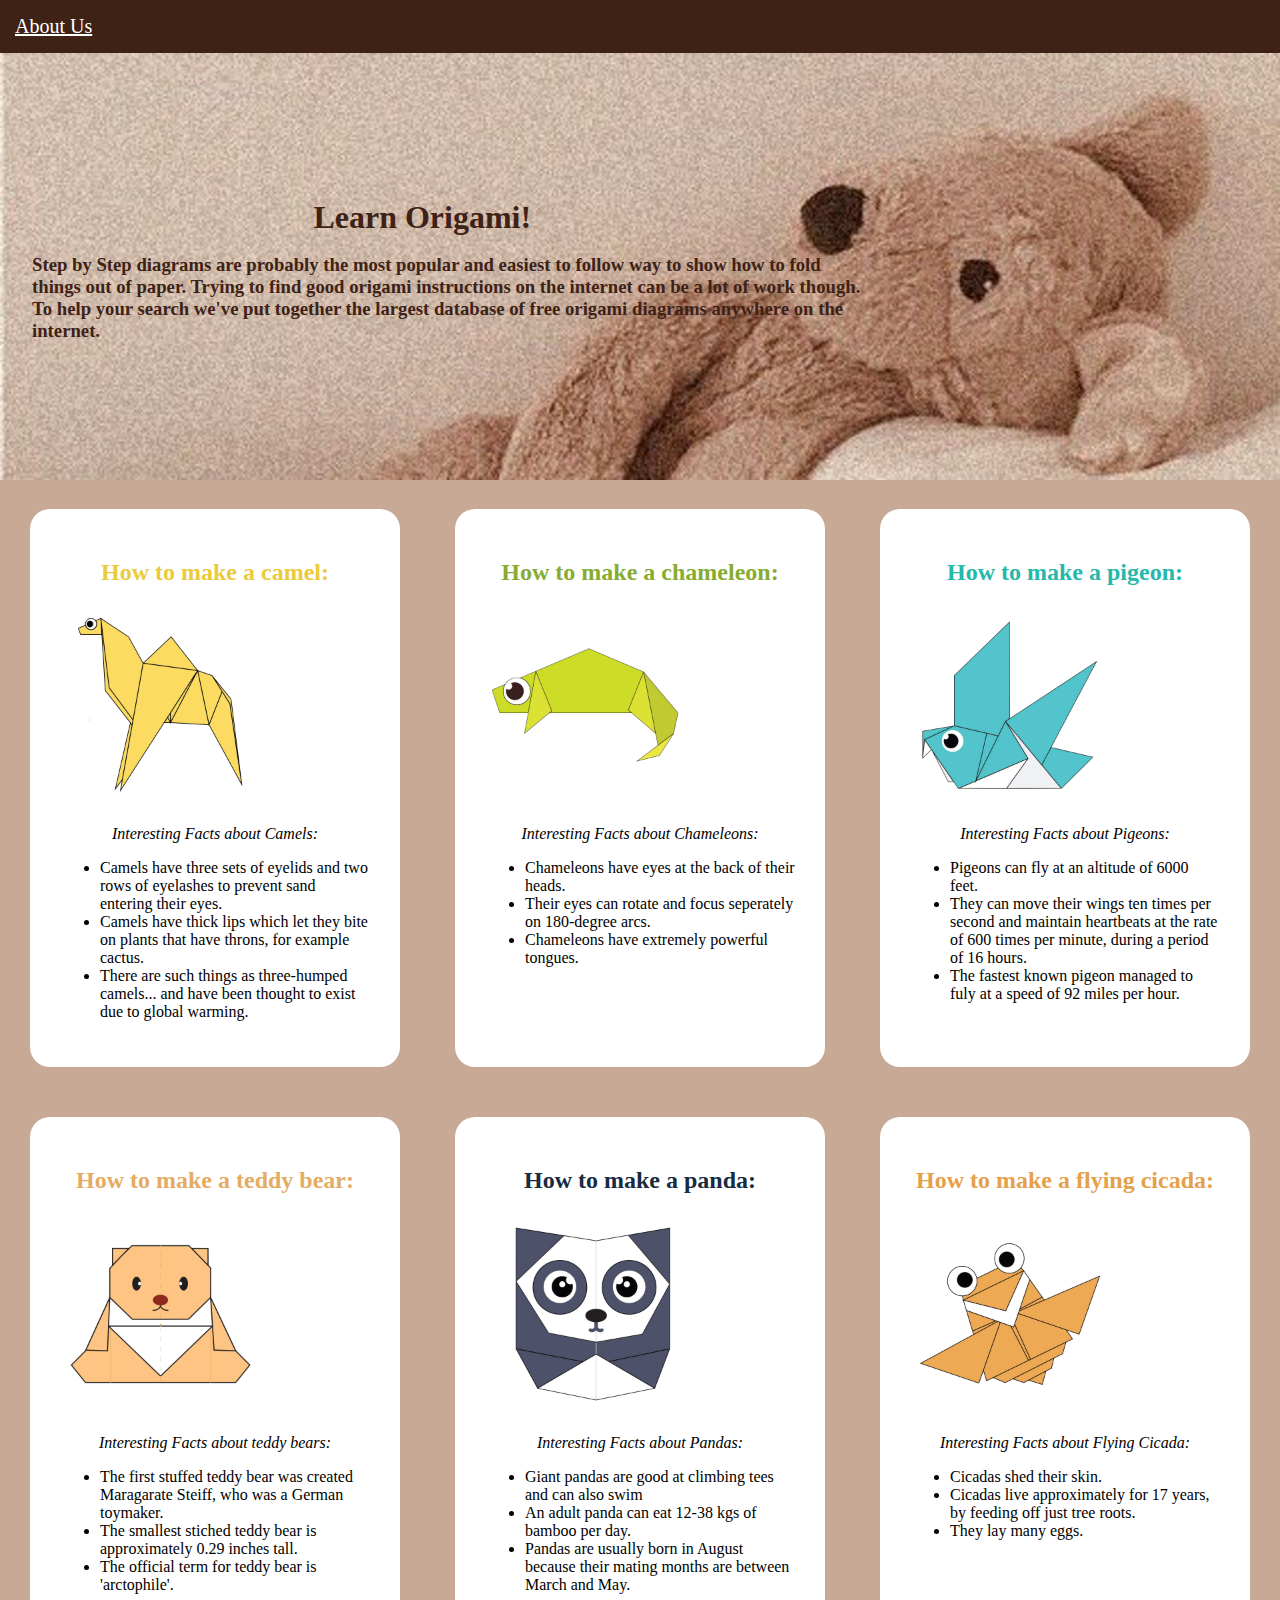
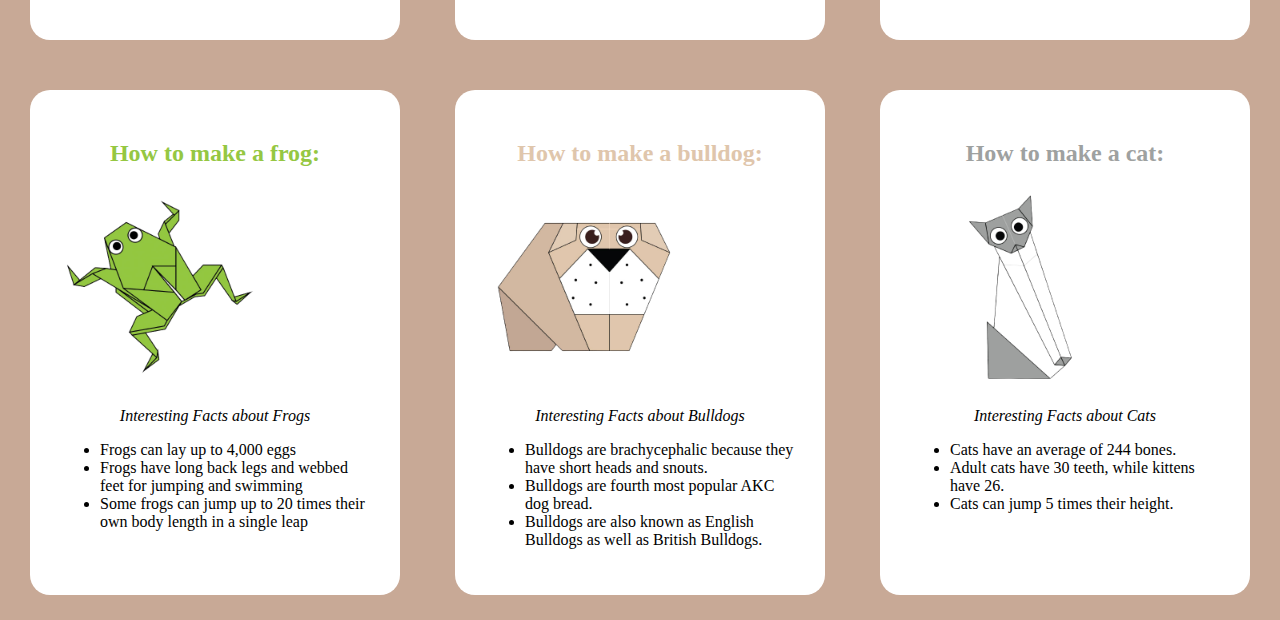
<file: index.html>
<!DOCTYPE HTML>
<html>

<head>
    <title> Learn Origmai! </title>
    <link rel="stylesheet" type="text/css" href="style.css" />
    
</head>

<body>

<div class="header"> 
        <div class="menu">
            <a href="AboutUs.html">About Us</a>
        </div>
    </div>

   <div class="bodyimg">
        <img  src="TeddyBearHeader.jpeg" width="100%">
        <h1>
            Learn Origami!
        </h1>
        <h3><br>
        Step by Step diagrams are probably the most popular and easiest to follow way to show how to fold things out of paper. 
        Trying to find good origami instructions on the internet can be a lot of work though. To help your search we've put 
        together the largest database of free origami diagrams anywhere on the internet. 
    </h3>
    </div> 
    
    </style>

    <div class="grid">
        <div class="origami">
    <h2 style="color:rgb(235, 202, 59)" >How to make a camel: </h2>
    <a href="http://origami.me/camel/"><img src="camel.png" height=200 width=200 /></a>
    <p style="text-align: center";><i> Interesting Facts about Camels:</i></p>
    <ul>
        <li> Camels have three sets of eyelids and two rows of eyelashes to prevent sand entering their eyes.</li>
        <li> Camels have thick lips which let they bite on plants that have throns, for example cactus. </li>
        <li> There are such things as three-humped camels... and have been thought to exist due to global warming.</li>
    </ul>
    </div>

    <div class="origami">
    <h2 style="color:rgb(135, 172, 49)"></h2style>How to make a chameleon: </h2>
    <a href="http://origami.me/chameleon/"><img src="chameleon.png" height=200 width=200 /></a>
    <p style="text-align: center";><i> Interesting Facts about Chameleons:</i></p>
    <ul> 
        <li> Chameleons have eyes at the back of their heads.</li>
        <li> Their eyes can rotate and focus seperately on 180-degree arcs.</li>
        <li> Chameleons have extremely powerful tongues.</li>
    </ul>
    </div>

    <div class="origami">
    <h2 style="color:rgb(37, 184, 171)">How to make a pigeon: </h2>
    <a href="http://origami.me/pigeon/"><img src="pigeon.png" height=200 width=200 /></a>
    <p style="text-align: center";><i> Interesting Facts about Pigeons:</i></p>
    <ul> 
        <li> Pigeons can fly at an altitude of 6000 feet.</li>
        <li> They can move their wings ten times per second and maintain heartbeats at the rate of 600 times per minute, during a period of 16 hours.</li>
        <li> The fastest known pigeon managed to fuly at a speed of 92 miles per hour. </li>
    </ul>
    </div>

    <div class="origami">
    <h2 style="color:rgb(228, 172, 99)">How to make a teddy bear: </h2>
    <a href="http://origami.me/teddybear/"><img src="teddy.png" height=200 width=200 /></a>
    <p style="text-align: center";><i> Interesting Facts about teddy bears:</i></p>
    <ul> 
        <li> The first stuffed teddy bear was created Maragarate Steiff, who was a German toymaker.</li>
        <li> The smallest stiched teddy bear is approximately 0.29 inches tall.</li>
        <li> The official term for teddy bear is 'arctophile'.</li>
    </ul>
    </div>

    <div class="origami">
    <h2 style="color:rgb(23, 43, 66)">How to make a panda: </h2>
    <a href="http://origami.me/panda/"><img src="panda.png" height=200 width=200 /></a>
    <p style="text-align: center";><i> Interesting Facts about Pandas:</i></p>
    <ul> 
        <li> Giant pandas are good at climbing tees and can also swim</li>
        <li> An adult panda can eat 12-38 kgs of bamboo per day.</li>
        <li> Pandas are usually born in August because their mating months are between March and May.</li>
    </ul>
    </div>

    <div class="origami">
    <h2 style="color:rgb(228, 161, 74)">How to make a flying cicada: </h2>
    <a href="http://origami.me/flying-cicada/"><img src="cicada.png" height=200 width=200 /></a>
    <p style="text-align: center";><i> Interesting Facts about Flying Cicada:</i></p>
    <ul> 
        <li> Cicadas shed their skin.</li>
        <li> Cicadas live approximately for 17 years, by feeding off just tree roots.</li>
        <li> They lay many eggs.</li>
    </ul>
   </div>

    <div class="origami">
        <h2 style="color:rgb(149, 199, 66)">How to make a frog: </h2>
        <a href="https://origami.me/traditional-frog/"><img src="frog.png" height=200 width=200 /></a>
        <p style="text-align: center";><i>Interesting Facts about Frogs</i></p>
        <ul>
            <li>Frogs can lay up to 4,000 eggs</li>
            <li>Frogs have long back legs and webbed feet for jumping and swimming</li>
            <li>Some frogs can jump up to 20 times their own body length in a single leap</li>
        </ul>
    </div>
<div class="origami">
    <h2 style="color:rgb(223, 198, 172)">How to make a bulldog: </h2>
    <a href="https://origami.me/bulldog/"><img src="bulldog.png" height=200 width=200 /></a>
    <p style="text-align: center";><i>Interesting Facts about Bulldogs</i></p>
    <ul>
        <li>Bulldogs are brachycephalic because they have short heads and snouts.</li>
        <li>Bulldogs are fourth most popular AKC dog bread.</li>
        <li>Bulldogs are also known as English Bulldogs as well as British Bulldogs.</li>
    </ul>
</div>

<div class="origami">
    <h2 style="color:rgb(158, 161, 160)">How to make a cat: </h2>
    <a href="https://origami.me/siamese-cat/"><img src="cat-13-min-1-removebg-preview.png" height=200 width=200 /></a>
    <p style="text-align: center";><i>Interesting Facts about Cats</i></p>
    <ul>
        <li>Cats have an average of 244 bones.</li>
        <li>Adult cats have 30 teeth, while kittens have 26.</li>
        <li>Cats can jump 5 times their height.</li>
    </ul>
</div>

</div>

</body>

</html>
</file>
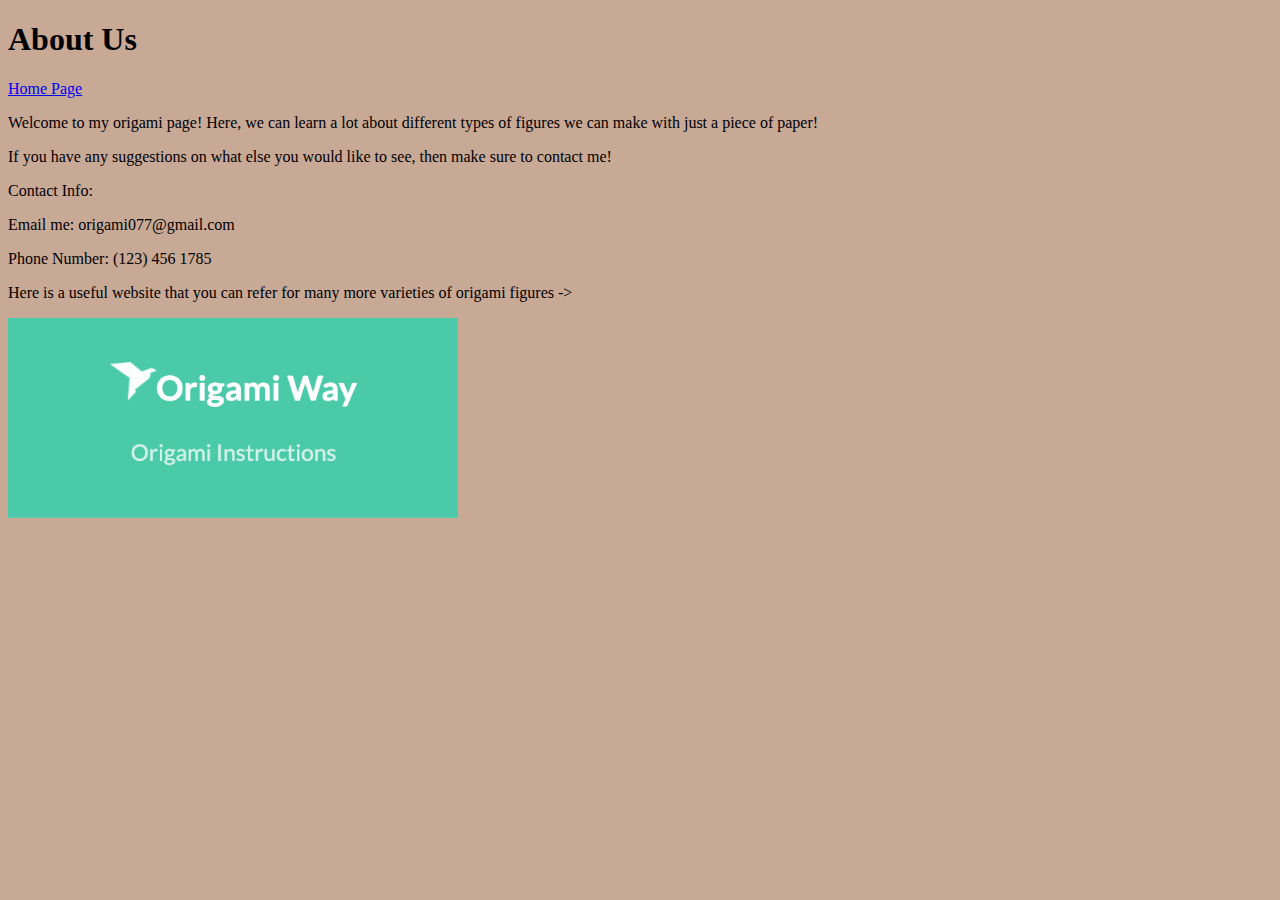
<file: AboutUs.html>
<!DOCTYPE html>
<html>
    <head>
      <title> About Us </title>  
    </head>
    <body>
       <style>
           h1 {
               font-family: Calibri; 
           }
           p {
               font-family: Calibri;
           }
          
           *{
               font-family: Calibri;
               background-color:rgb(200, 169, 150);
           }

       </style>
    
        <h1> About Us</h1>
        <a style="font-family:Calibri" href="index.html">Home Page</a>
        <p>Welcome to my origami page! Here, we can learn a lot about different types of figures we can make with just a piece of paper!</p>
            <p>If you have any suggestions on what else you would like to see, then make sure to contact me!</p>
        <p>Contact Info:</p>
        <p>Email me: origami077@gmail.com</p>
        <p>Phone Number: (123) 456 1785 </p>
        <p> Here is a useful website that you can refer for many more varieties of origami figures -></p>
        <a href="https://www.origamiway.com/"><img src="WebsiteForMoreOrigami.png" height=200 width=450 /></a>
    </body>

</html>
</file>
<file: style.css>
.header{
    font-family: Calibri;
    background-color:rgb(63, 34, 22);
    display: flex;

} 

.menu{
    padding: 15px;
    font-size: 20px;
    font-family: Calibri;
    font-weight: 400;
    color: #ffffff;
}

body{
    margin: 0px;
    background-color:rgb(200, 169, 150)
}

.grid{
    display: flex;
    justify-content: space-evenly;
    flex-wrap: wrap; 
}

.origami{
    border-radius: 20px;
    background-color:#FFFFFF;
    padding: 30px;
    margin: 25px;
    width:310px;
    font-family: Calibri; 
    position: relative;
}

.origami:hover img{
    position: absolute; 
    opacity: .333; 
}

h1 {
    color: rgb(63, 34, 22);
    font-family: Calibri;
    text-align: center;
}

h2{
    font-family: Calibri;
    text-align: center;
}

h3{
    font-family: Calibri;
    color: rgb(63, 34, 22);
}

li {
    font-family: Calibri
}

p {
    font-family: Calibri
}

a:link{
    color:white
}

a:visited{
    color:white
}

.bodyimg{
position: relative;
}

.bodyimg h3{
    position: absolute; 
    top:50%; 
    left:35%;
    transform:translate(-50%,-50%);
    opacity:1;
}
.bodyimg h1{
    position: absolute;
    top:33%;
    right:50%;
    transform: translate(-50%,-50%)
}
</file>
